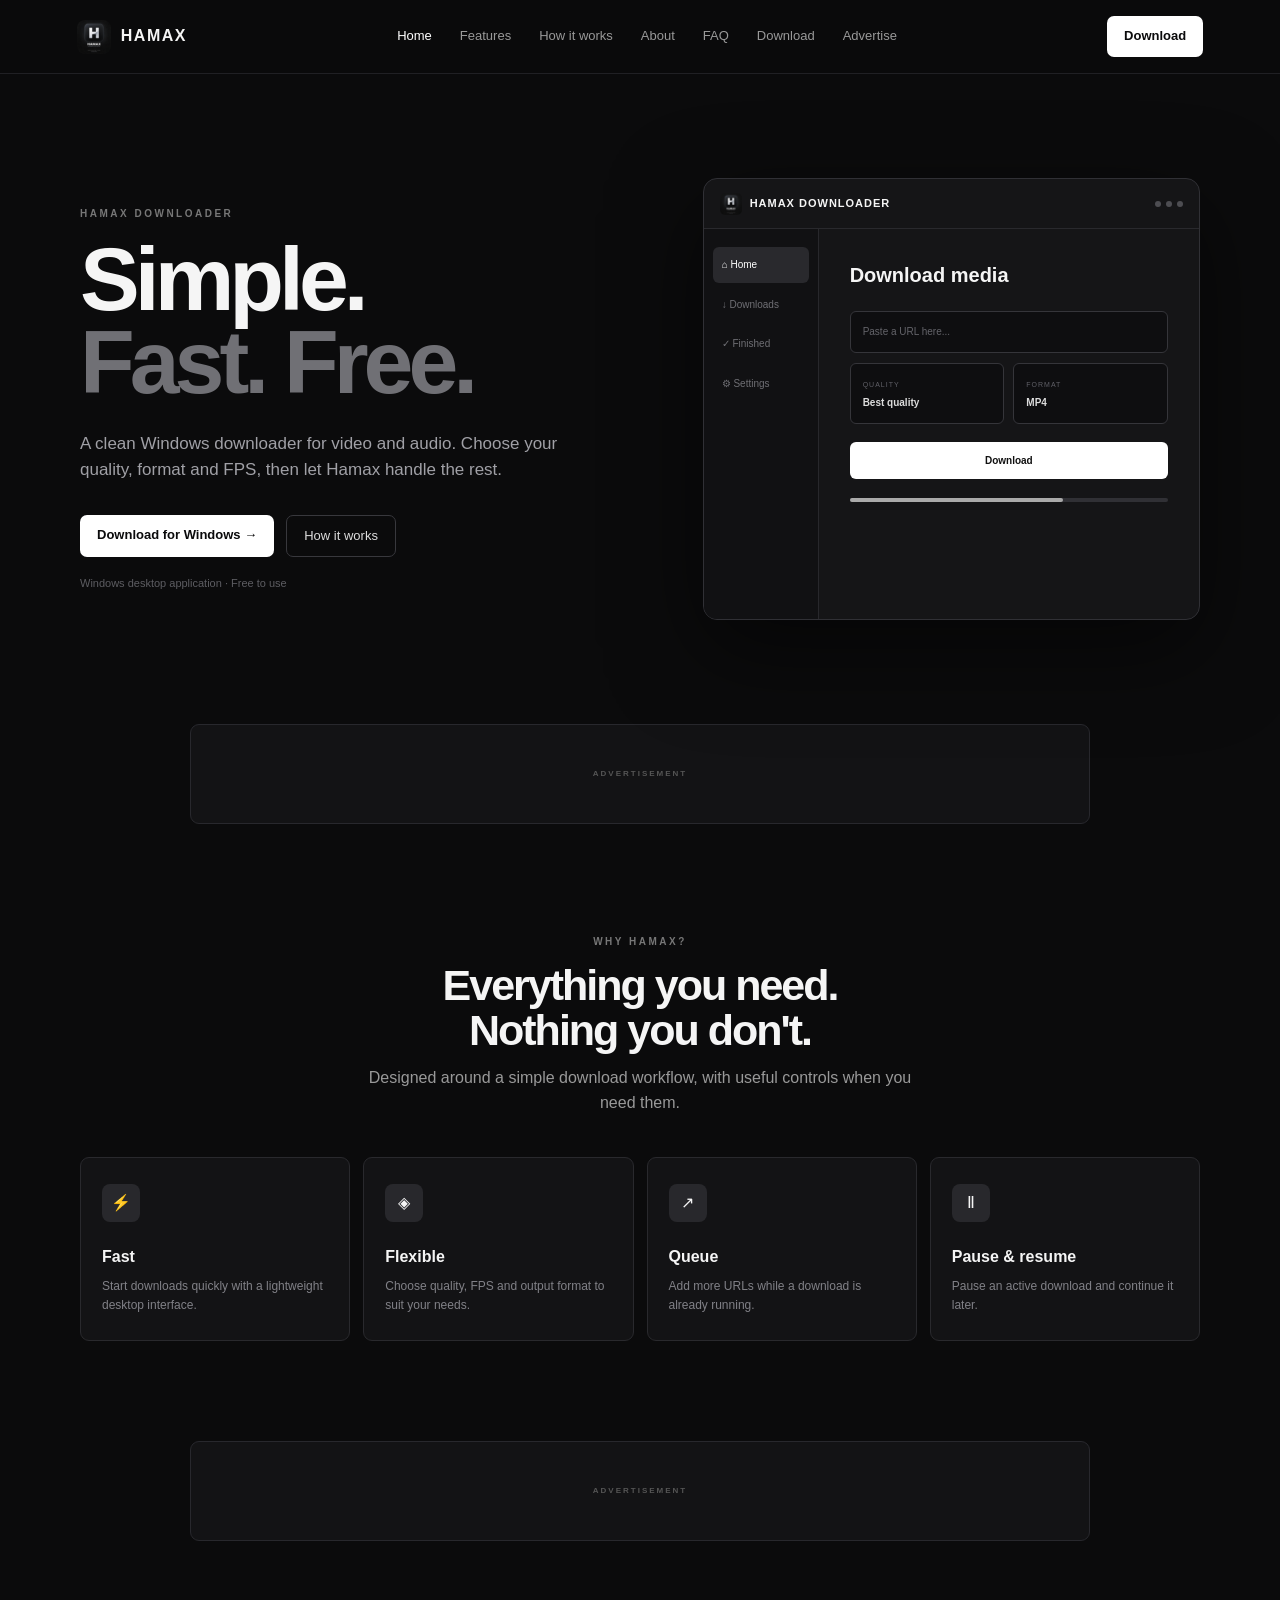
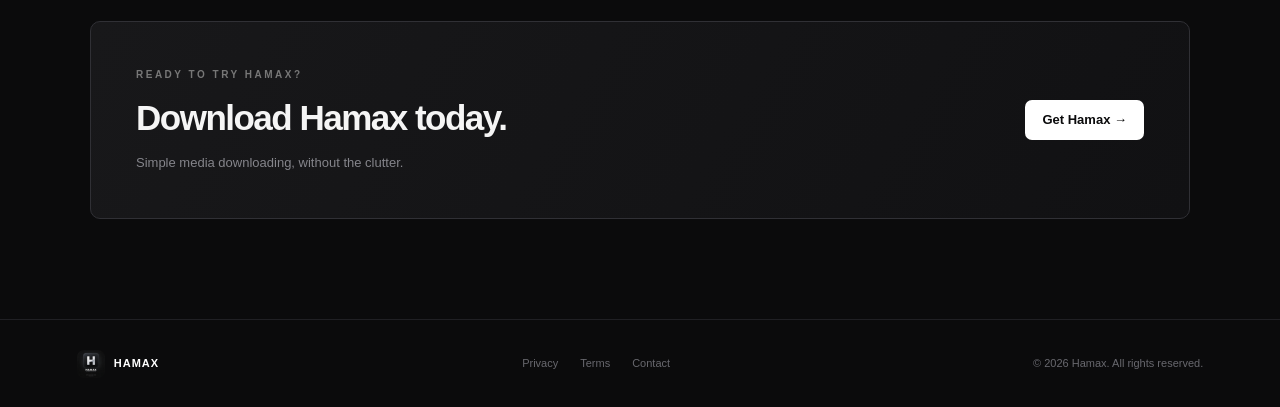
<file: index.html>
<!doctype html>
<html lang="en">
<head>
<meta charset="utf-8">
<meta name="viewport" content="width=device-width,initial-scale=1">

<title>Hamax Downloader — Free Video & Audio Downloader for Windows</title>

<meta name="description" content="Hamax Downloader is a free Windows video and audio downloader. Choose quality, format and FPS, manage downloads with a queue, and download media with a simple interface.">

<link rel="canonical" href="https://drmuhammed.github.io/Hamax/">

<link rel="icon" href="hamax-icon.png">
<link rel="stylesheet" href="style.css">

<script async src="https://pagead2.googlesyndication.com/pagead/js/adsbygoogle.js?client=ca-pub-3201957532693982" crossorigin="anonymous"></script>
</head>

<body>

<header class="navbar">

<a class="brand" href="index.html">
<img src="hamax-icon.png" alt="Hamax">
<span>HAMAX</span>
</a>

<nav>
<a href="index.html">Home</a>
<a href="features.html">Features</a>
<a href="how-it-works.html">How it works</a>
<a href="about.html">About</a>
<a href="faq.html">FAQ</a>
<a href="download.html">Download</a>
<a href="advertise.html">Advertise</a>
</nav>

<a class="nav-cta" href="download.html">Download</a>

</header>

<main>

<section class="hero">

<div>

<div class="kicker">HAMAX DOWNLOADER</div>

<h1>
Simple.<br>
<em>Fast. Free.</em>
</h1>

<p class="lead">
A clean Windows downloader for video and audio. Choose your quality, format and FPS, then let Hamax handle the rest.
</p>

<div class="actions">

<a class="primary" href="download.html">
Download for Windows →
</a>

<a class="secondary" href="how-it-works.html">
How it works
</a>

</div>

<div class="note">
Windows desktop application · Free to use
</div>

</div>

<div class="product-preview">

<div class="preview-top">

<div class="preview-brand">
<img src="hamax-icon.png" alt="">
HAMAX DOWNLOADER
</div>

<div class="dots">
<i></i>
<i></i>
<i></i>
</div>

</div>

<div class="preview-body">

<div class="preview-side">

<div class="pnav active">
⌂ <span>Home</span>
</div>

<div class="pnav">
↓ <span>Downloads</span>
</div>

<div class="pnav">
✓ <span>Finished</span>
</div>

<div class="pnav">
⚙ <span>Settings</span>
</div>

</div>

<div class="preview-content">

<h3>Download media</h3>

<div class="fake-input">
Paste a URL here...
</div>

<div class="fake-row">

<div class="fake-select">
<small>QUALITY</small>
<strong>Best quality</strong>
</div>

<div class="fake-select">
<small>FORMAT</small>
<strong>MP4</strong>
</div>

</div>

<div class="fake-button">
Download
</div>

<div class="progress">
<span></span>
</div>

</div>

</div>

</div>

</section>

<div class="ad">

<strong>ADVERTISEMENT</strong>

<script>
  atOptions = {
    'key' : '586d0c1e15835ad520b7a936d45fc69b',
    'format' : 'iframe',
    'height' : 90,
    'width' : 728,
    'params' : {}
  };
</script>

<script src="https://www.highrevenueformat.com/586d0c1e15835ad520b7a936d45fc69b/invoke.js"></script>

</div>

<section class="section">

<div class="center">

<div class="kicker">WHY HAMAX?</div>

<h2>
Everything you need.<br>
Nothing you don't.
</h2>

<p>
Designed around a simple download workflow, with useful controls when you need them.
</p>

</div>

<div class="grid">

<article class="card">

<div class="iconbox">⚡</div>

<h3>Fast</h3>

<p>
Start downloads quickly with a lightweight desktop interface.
</p>

</article>

<article class="card">

<div class="iconbox">◈</div>

<h3>Flexible</h3>

<p>
Choose quality, FPS and output format to suit your needs.
</p>

</article>

<article class="card">

<div class="iconbox">↗</div>

<h3>Queue</h3>

<p>
Add more URLs while a download is already running.
</p>

</article>

<article class="card">

<div class="iconbox">Ⅱ</div>

<h3>Pause & resume</h3>

<p>
Pause an active download and continue it later.
</p>

</article>

</div>

</section>

<div class="ad">

<strong>ADVERTISEMENT</strong>

<script>
  atOptions = {
    'key' : '586d0c1e15835ad520b7a936d45fc69b',
    'format' : 'iframe',
    'height' : 90,
    'width' : 728,
    'params' : {}
  };
</script>

<script src="https://www.highrevenueformat.com/586d0c1e15835ad520b7a936d45fc69b/invoke.js"></script>

</div>

<section class="cta">

<div>

<div class="kicker">
READY TO TRY HAMAX?
</div>

<h2>
Download Hamax today.
</h2>

<p>
Simple media downloading, without the clutter.
</p>

</div>

<a class="primary" href="download.html">
Get Hamax →
</a>

</section>

</main>

<footer>

<div class="footer-brand">

<img src="hamax-icon.png" alt="Hamax">

HAMAX

</div>

<div class="footer-links">

<a href="privacy.html">Privacy</a>
<a href="terms.html">Terms</a>
<a href="contact.html">Contact</a>

</div>

<div>
© 2026 Hamax. All rights reserved.
</div>

</footer>

<script src="script.js"></script>

</body>
</html>
</file>
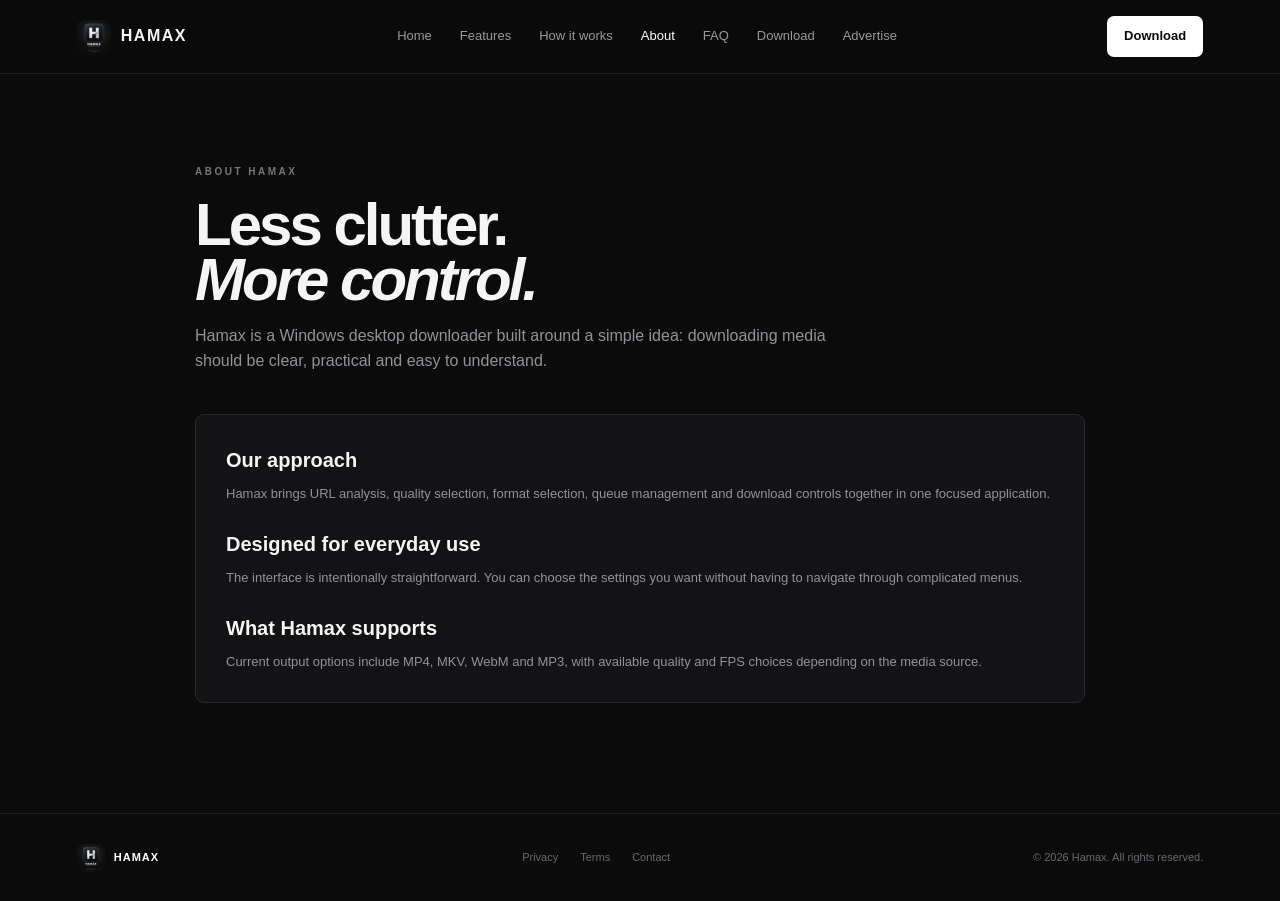
<file: about.html>
<!doctype html><html lang="en"><head><meta charset="utf-8"><meta name="viewport" content="width=device-width,initial-scale=1"><title>About Hamax</title><link rel="icon" href="hamax-icon.png"><link rel="stylesheet" href="style.css"><script async src="https://pagead2.googlesyndication.com/pagead/js/adsbygoogle.js?client=ca-pub-3201957532693982" crossorigin="anonymous"></script></head><body><header class="navbar">
<a class="brand" href="index.html"><img src="hamax-icon.png" alt="Hamax"><span>HAMAX</span></a>
<nav><a href="index.html">Home</a><a href="features.html">Features</a><a href="how-it-works.html">How it works</a><a href="about.html">About</a><a href="faq.html">FAQ</a><a href="download.html">Download</a><a href="advertise.html">Advertise</a></nav>
<a class="nav-cta" href="download.html">Download</a>
</header><main><section class="page"><div class="kicker">ABOUT HAMAX</div><h1>Less clutter.<br><em>More control.</em></h1><p class="page-intro">Hamax is a Windows desktop downloader built around a simple idea: downloading media should be clear, practical and easy to understand.</p><div class="legal"><h2>Our approach</h2><p>Hamax brings URL analysis, quality selection, format selection, queue management and download controls together in one focused application.</p><h2>Designed for everyday use</h2><p>The interface is intentionally straightforward. You can choose the settings you want without having to navigate through complicated menus.</p><h2>What Hamax supports</h2><p>Current output options include MP4, MKV, WebM and MP3, with available quality and FPS choices depending on the media source.</p></div></section></main><footer><div class="footer-brand"><img src="hamax-icon.png" alt="Hamax"> HAMAX</div><div class="footer-links"><a href="privacy.html">Privacy</a><a href="terms.html">Terms</a><a href="contact.html">Contact</a></div><div>© 2026 Hamax. All rights reserved.</div></footer><script src="script.js"></script></body></html>
</file>
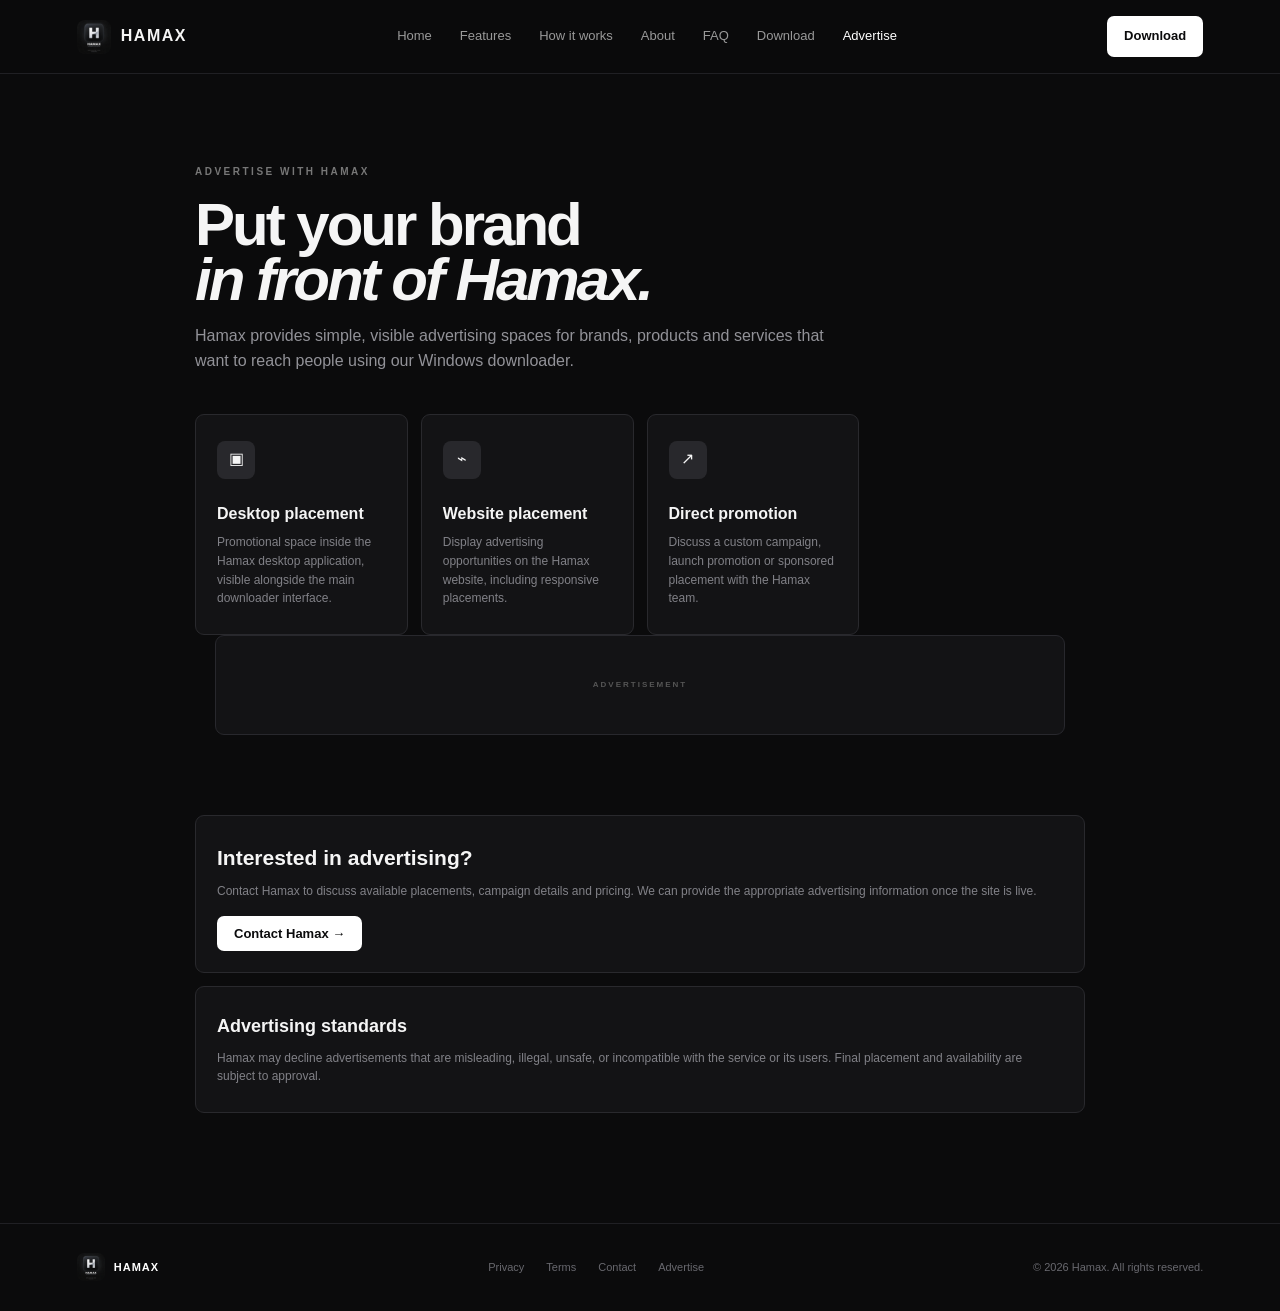
<file: advertise.html>
<!doctype html>
<html lang="en">
<head>
<meta charset="utf-8">
<meta name="viewport" content="width=device-width,initial-scale=1">
<title>Advertise with Hamax</title>
<meta name="description" content="Advertise your brand, product or service to Hamax users.">
<link rel="icon" href="hamax-icon.png">
<link rel="stylesheet" href="style.css">
<script async src="https://pagead2.googlesyndication.com/pagead/js/adsbygoogle.js?client=ca-pub-3201957532693982" crossorigin="anonymous"></script>
</head>
<body>
<header class="navbar">
<a class="brand" href="index.html"><img src="hamax-icon.png" alt="Hamax"><span>HAMAX</span></a>
<nav><a href="index.html">Home</a><a href="features.html">Features</a><a href="how-it-works.html">How it works</a><a href="about.html">About</a><a href="faq.html">FAQ</a><a href="download.html">Download</a><a href="advertise.html">Advertise</a></nav>
<a class="nav-cta" href="download.html">Download</a>
</header>

<main>
<section class="page">
<div class="kicker">ADVERTISE WITH HAMAX</div>
<h1>Put your brand<br><em>in front of Hamax.</em></h1>
<p class="page-intro">Hamax provides simple, visible advertising spaces for brands, products and services that want to reach people using our Windows downloader.</p>

<div class="grid" style="margin-top:35px">
<article class="card">
<div class="iconbox">▣</div>
<h3>Desktop placement</h3>
<p>Promotional space inside the Hamax desktop application, visible alongside the main downloader interface.</p>
</article>
<article class="card">
<div class="iconbox">⌁</div>
<h3>Website placement</h3>
<p>Display advertising opportunities on the Hamax website, including responsive placements.</p>
</article>
<article class="card">
<div class="iconbox">↗</div>
<h3>Direct promotion</h3>
<p>Discuss a custom campaign, launch promotion or sponsored placement with the Hamax team.</p>
</article>
</div>

<div class="ad">
    <strong>ADVERTISEMENT</strong>

    <script>
      atOptions = {
        'key' : '586d0c1e15835ad520b7a936d45fc69b',
        'format' : 'iframe',
        'height' : 90,
        'width' : 728,
        'params' : {}
      };
    </script>

    <script src="https://www.highrevenueformat.com/586d0c1e15835ad520b7a936d45fc69b/invoke.js"></script>
</div>

<div class="card" style="margin-top:30px">
<h3 style="font-size:21px">Interested in advertising?</h3>
<p style="margin:8px 0 20px">Contact Hamax to discuss available placements, campaign details and pricing. We can provide the appropriate advertising information once the site is live.</p>
<a class="primary" href="contact.html">Contact Hamax →</a>
</div>

<div class="card" style="margin-top:13px">
<h3 style="font-size:18px">Advertising standards</h3>
<p style="margin-top:8px">Hamax may decline advertisements that are misleading, illegal, unsafe, or incompatible with the service or its users. Final placement and availability are subject to approval.</p>
</div>
</section>
</main>

<footer>
<div class="footer-brand"><img src="hamax-icon.png" alt="Hamax"> HAMAX</div>
<div class="footer-links"><a href="privacy.html">Privacy</a><a href="terms.html">Terms</a><a href="contact.html">Contact</a><a href="advertise.html">Advertise</a></div>
<div>© 2026 Hamax. All rights reserved.</div>
</footer>
<script src="script.js"></script>
</body>
</html>
</file>
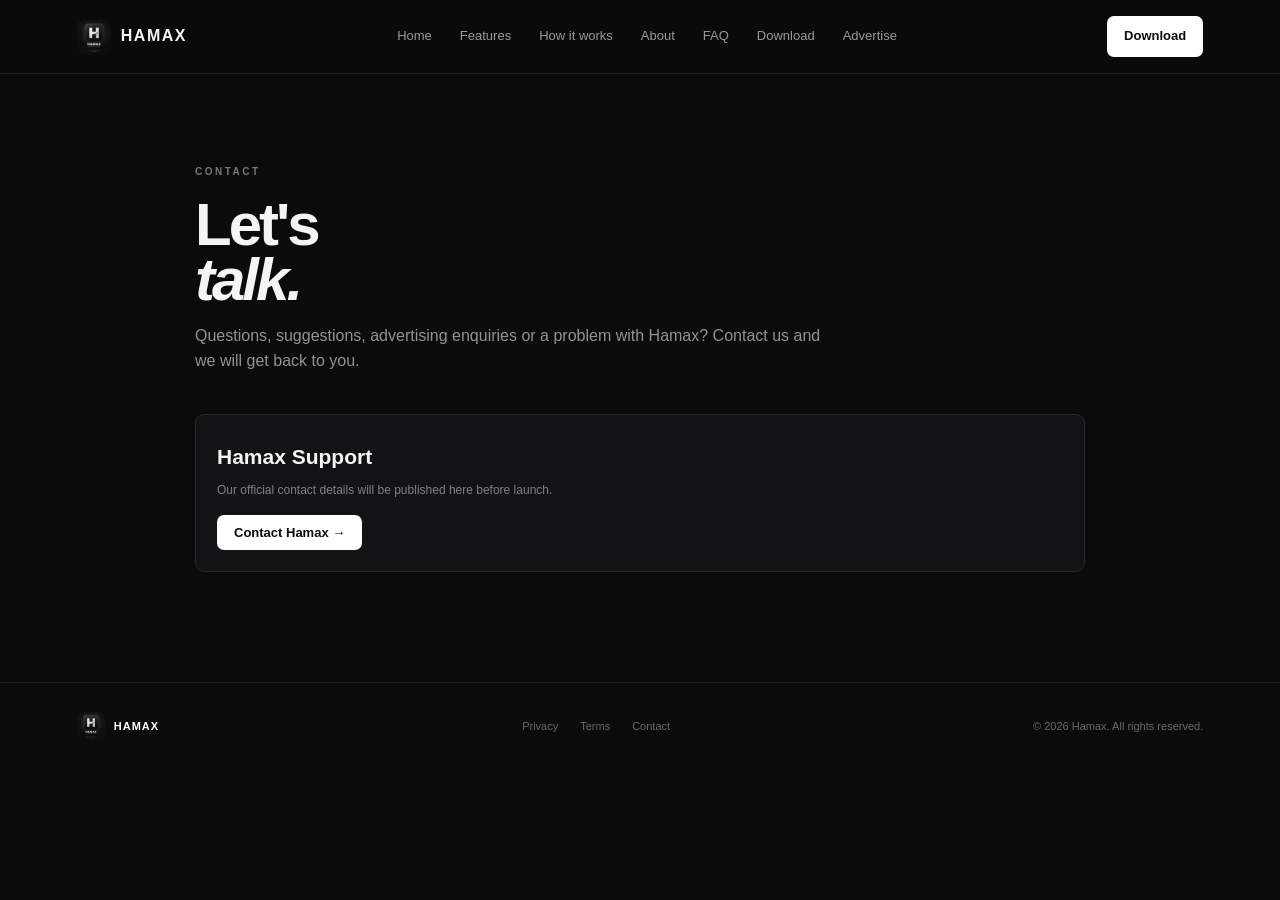
<file: contact.html>
<!doctype html><html lang="en"><head><meta charset="utf-8"><meta name="viewport" content="width=device-width,initial-scale=1"><title>Contact Hamax</title><link rel="icon" href="hamax-icon.png"><link rel="stylesheet" href="style.css"><script async src="https://pagead2.googlesyndication.com/pagead/js/adsbygoogle.js?client=ca-pub-3201957532693982" crossorigin="anonymous"></script></head><body><header class="navbar">
<a class="brand" href="index.html"><img src="hamax-icon.png" alt="Hamax"><span>HAMAX</span></a>
<nav><a href="index.html">Home</a><a href="features.html">Features</a><a href="how-it-works.html">How it works</a><a href="about.html">About</a><a href="faq.html">FAQ</a><a href="download.html">Download</a><a href="advertise.html">Advertise</a></nav>
<a class="nav-cta" href="download.html">Download</a>
</header><main><section class="page"><div class="kicker">CONTACT</div><h1>Let's<br><em>talk.</em></h1><p class="page-intro">Questions, suggestions, advertising enquiries or a problem with Hamax? Contact us and we will get back to you.</p><div class="card"><h3 style="font-size:21px">Hamax Support</h3><p style="margin:8px 0 20px">Our official contact details will be published here before launch.</p><a class="primary" href="mailto:">Contact Hamax →</a></div></section></main><footer><div class="footer-brand"><img src="hamax-icon.png" alt="Hamax"> HAMAX</div><div class="footer-links"><a href="privacy.html">Privacy</a><a href="terms.html">Terms</a><a href="contact.html">Contact</a></div><div>© 2026 Hamax. All rights reserved.</div></footer></body></html>
</file>
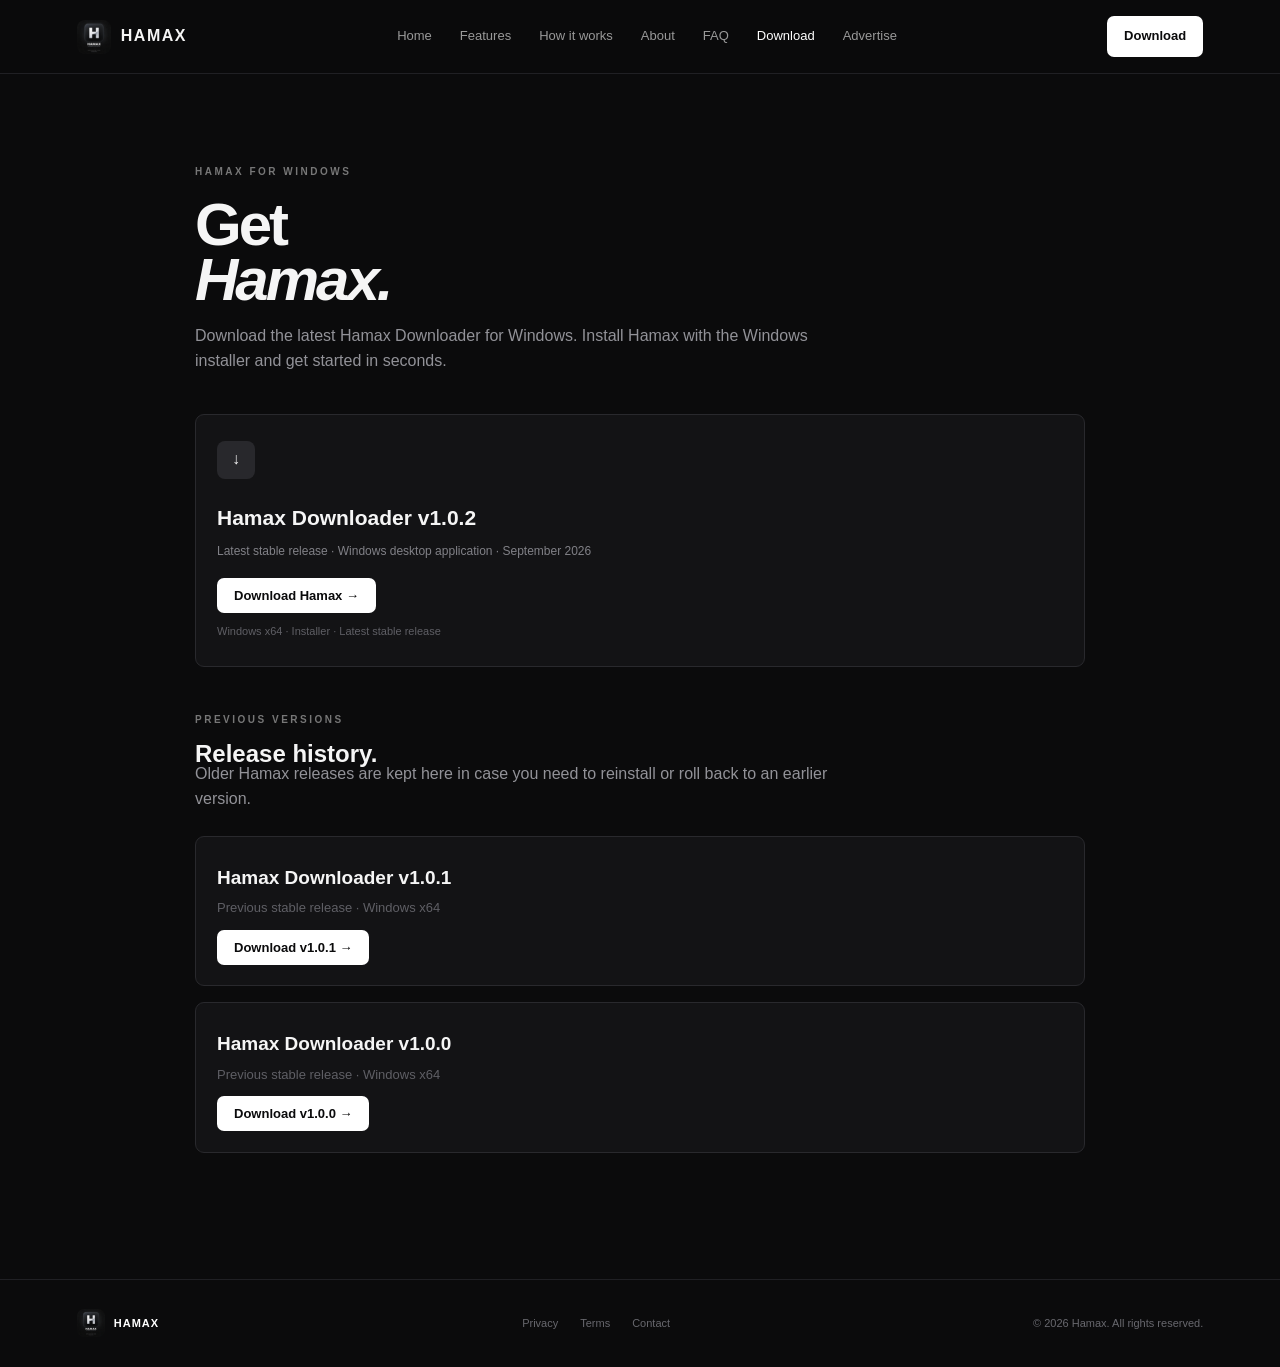
<file: download.html>
<!doctype html>
<html lang="en">
<head>
<meta charset="utf-8">
<meta name="viewport" content="width=device-width,initial-scale=1">

<title>Download Hamax</title>

<link rel="icon" href="hamax-icon.png">
<link rel="stylesheet" href="style.css">

<script async
    src="https://pagead2.googlesyndication.com/pagead/js/adsbygoogle.js?client=ca-pub-3201957532693982"
    crossorigin="anonymous">
</script>

</head>

<body>

<header class="navbar">

<a class="brand" href="index.html">
    <img src="hamax-icon.png" alt="Hamax">
    <span>HAMAX</span>
</a>

<nav>
    <a href="index.html">Home</a>
    <a href="features.html">Features</a>
    <a href="how-it-works.html">How it works</a>
    <a href="about.html">About</a>
    <a href="faq.html">FAQ</a>
    <a href="download.html">Download</a>
    <a href="advertise.html">Advertise</a>
</nav>

<a class="nav-cta" href="download.html">
    Download
</a>

</header>


<main>

<section class="page">

<div class="kicker">
    HAMAX FOR WINDOWS
</div>


<h1>
    Get<br><em>Hamax.</em>
</h1>


<p class="page-intro">
    Download the latest Hamax Downloader for Windows.
    Install Hamax with the Windows installer and get started in seconds.
</p>



<!-- =========================================================
     LATEST VERSION
     ========================================================= -->

<div class="card">

<div class="iconbox">
    ↓
</div>


<h3 style="font-size:21px">
    Hamax Downloader v1.0.2
</h3>


<p style="margin:8px 0 22px">
    Latest stable release · Windows desktop application · September 2026
</p>


<a
    class="primary"
    href="https://github.com/drmuhammed/Hamax/releases/download/v1.0.2/Hamax-Downloader-v1.0.2-Setup.exe"
>
    Download Hamax →
</a>


<p style="margin-top:15px;color:#5f5f65;font-size:11px">
    Windows x64 · Installer · Latest stable release
</p>

</div>



<!-- =========================================================
     PREVIOUS VERSIONS
     ========================================================= -->

<div style="margin-top:45px">

<div class="kicker">
    PREVIOUS VERSIONS
</div>


<h2 style="margin-top:8px">
    Release history.
</h2>


<p class="page-intro" style="margin-bottom:24px">
    Older Hamax releases are kept here in case you need to reinstall
    or roll back to an earlier version.
</p>



<!-- VERSION 1.0.1 -->

<div class="card" style="margin-bottom:16px">

<h3 style="font-size:19px;margin-bottom:6px">
    Hamax Downloader v1.0.1
</h3>


<p style="margin:0 0 16px;color:#5f5f65;font-size:13px">
    Previous stable release · Windows x64
</p>


<a
    class="primary"
    href="https://github.com/drmuhammed/Hamax/releases/download/v1.0.1/Hamax-Downloader-v1.0.1-Windows-x64.zip"
>
    Download v1.0.1 →
</a>

</div>



<!-- VERSION 1.0.0 -->

<div class="card" style="margin-bottom:16px">

<h3 style="font-size:19px;margin-bottom:6px">
    Hamax Downloader v1.0.0
</h3>


<p style="margin:0 0 16px;color:#5f5f65;font-size:13px">
    Previous stable release · Windows x64
</p>


<a
    class="primary"
    href="https://github.com/drmuhammed/Hamax/releases/download/v1.0.0/Hamax-Downloader-v1.0.0-Windows-x64.zip"
>
    Download v1.0.0 →
</a>

</div>


</div>

</section>

</main>



<!-- =========================================================
     FOOTER
     ========================================================= -->

<footer>

<div class="footer-brand">
    <img src="hamax-icon.png" alt="Hamax">
    HAMAX
</div>


<div class="footer-links">
    <a href="privacy.html">Privacy</a>
    <a href="terms.html">Terms</a>
    <a href="contact.html">Contact</a>
</div>


<div>
    © 2026 Hamax. All rights reserved.
</div>

</footer>



<!-- =========================================================
     PAGE SCRIPT
     ========================================================= -->

<script>

document.addEventListener("DOMContentLoaded", () => {

    const page =
        location.pathname.split("/").pop() || "index.html";


    document.querySelectorAll("nav a").forEach(a => {

        a.classList.toggle(
            "active",
            a.getAttribute("href") === page
        );

    });

});

</script>


</body>
</html>
</file>
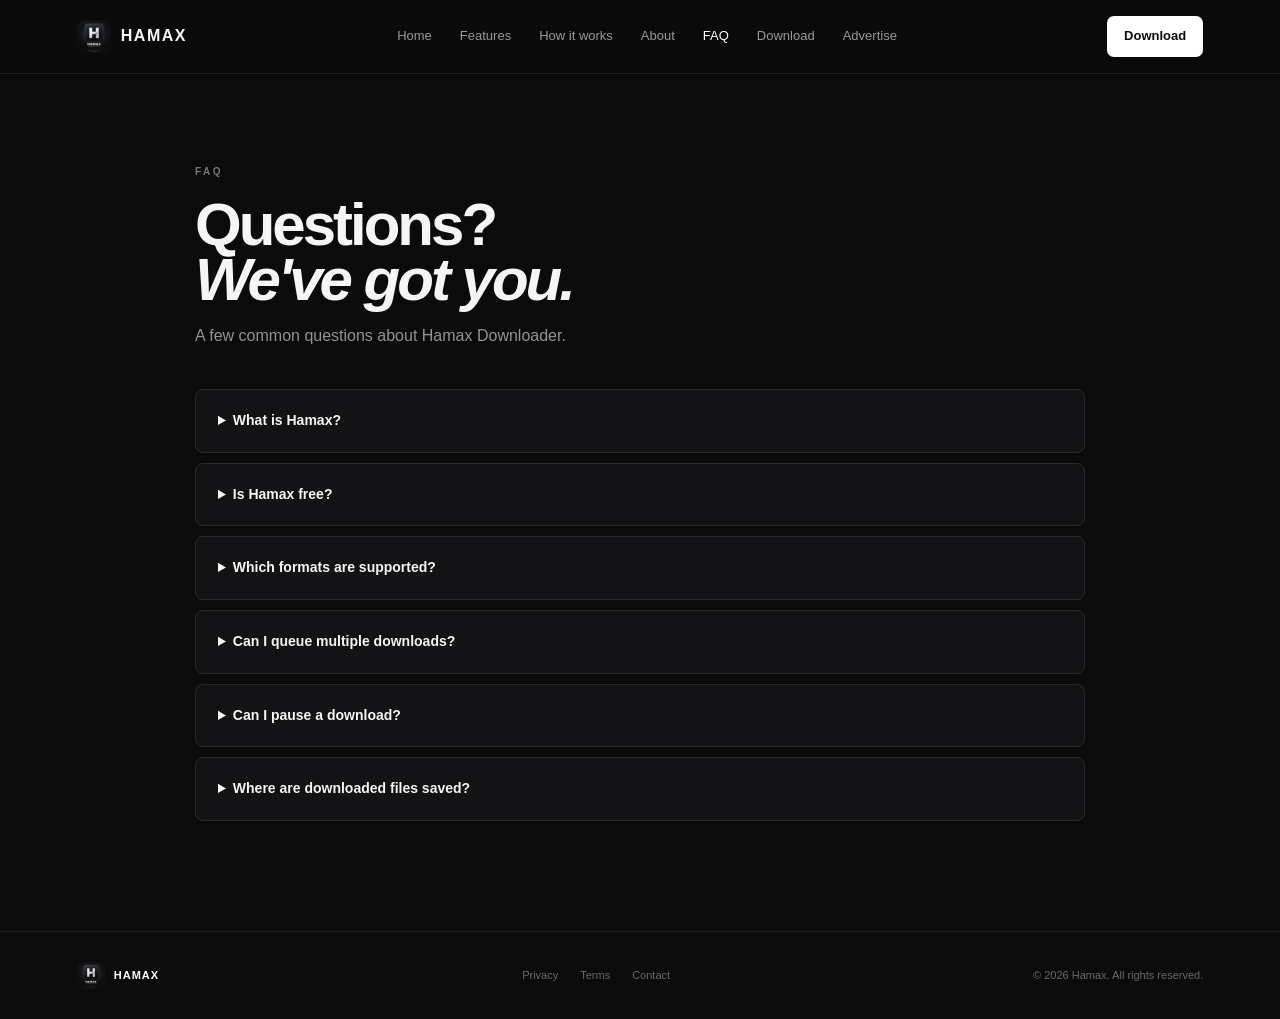
<file: faq.html>
<!doctype html><html lang="en"><head><meta charset="utf-8"><meta name="viewport" content="width=device-width,initial-scale=1"><title>Hamax — FAQ</title><link rel="icon" href="hamax-icon.png"><link rel="stylesheet" href="style.css"><script async src="https://pagead2.googlesyndication.com/pagead/js/adsbygoogle.js?client=ca-pub-3201957532693982" crossorigin="anonymous"></script></head><body><header class="navbar">
<a class="brand" href="index.html"><img src="hamax-icon.png" alt="Hamax"><span>HAMAX</span></a>
<nav><a href="index.html">Home</a><a href="features.html">Features</a><a href="how-it-works.html">How it works</a><a href="about.html">About</a><a href="faq.html">FAQ</a><a href="download.html">Download</a><a href="advertise.html">Advertise</a></nav>
<a class="nav-cta" href="download.html">Download</a>
</header><main><section class="page"><div class="kicker">FAQ</div><h1>Questions?<br><em>We've got you.</em></h1><p class="page-intro">A few common questions about Hamax Downloader.</p><div class="faqs"><details><summary>What is Hamax?</summary><p>Hamax is a Windows desktop application designed to make media downloading simple and straightforward.</p></details><details><summary>Is Hamax free?</summary><p>The Hamax application is designed to be free to use.</p></details><details><summary>Which formats are supported?</summary><p>Hamax currently supports MP4, MKV, WebM and MP3 output options.</p></details><details><summary>Can I queue multiple downloads?</summary><p>Yes. You can add additional URLs while another download is running.</p></details><details><summary>Can I pause a download?</summary><p>Yes. Hamax supports pausing and resuming an active download.</p></details><details><summary>Where are downloaded files saved?</summary><p>You can choose your preferred save location in the application.</p></details></div></section></main><footer><div class="footer-brand"><img src="hamax-icon.png" alt="Hamax"> HAMAX</div><div class="footer-links"><a href="privacy.html">Privacy</a><a href="terms.html">Terms</a><a href="contact.html">Contact</a></div><div>© 2026 Hamax. All rights reserved.</div></footer><script src="script.js"></script></body></html>
</file>
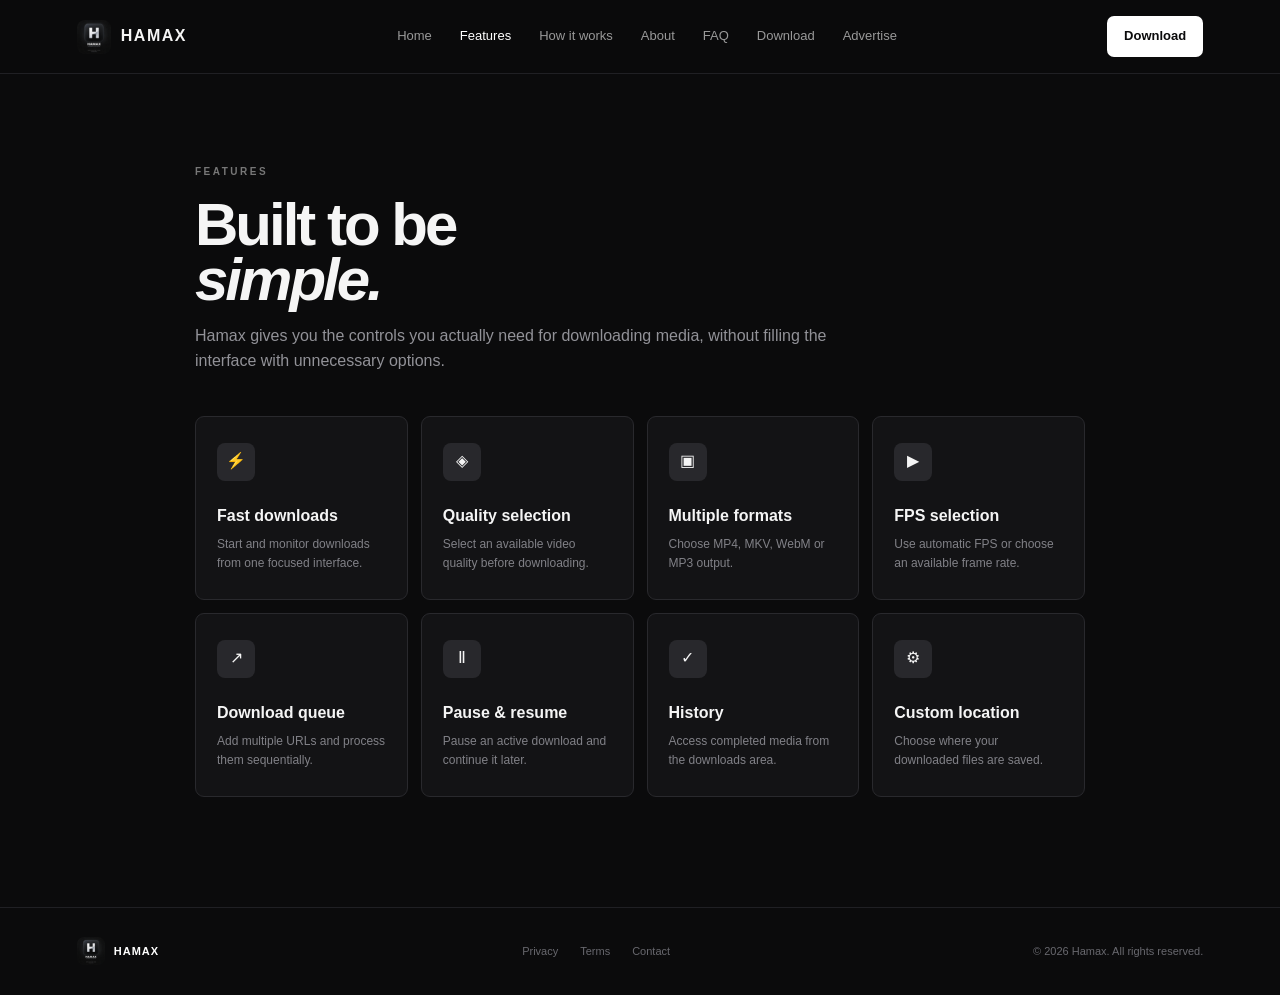
<file: features.html>
<!doctype html><html lang="en"><head><meta charset="utf-8"><meta name="viewport" content="width=device-width,initial-scale=1"><title>Hamax — Features</title><link rel="icon" href="hamax-icon.png"><link rel="stylesheet" href="style.css"><script async src="https://pagead2.googlesyndication.com/pagead/js/adsbygoogle.js?client=ca-pub-3201957532693982" crossorigin="anonymous"></script></head><body><header class="navbar">
<a class="brand" href="index.html"><img src="hamax-icon.png" alt="Hamax"><span>HAMAX</span></a>
<nav><a href="index.html">Home</a><a href="features.html">Features</a><a href="how-it-works.html">How it works</a><a href="about.html">About</a><a href="faq.html">FAQ</a><a href="download.html">Download</a><a href="advertise.html">Advertise</a></nav>
<a class="nav-cta" href="download.html">Download</a>
</header><main><section class="page"><div class="kicker">FEATURES</div><h1>Built to be<br><em>simple.</em></h1><p class="page-intro">Hamax gives you the controls you actually need for downloading media, without filling the interface with unnecessary options.</p><div class="grid">
<article class="card"><div class="iconbox">⚡</div><h3>Fast downloads</h3><p>Start and monitor downloads from one focused interface.</p></article><article class="card"><div class="iconbox">◈</div><h3>Quality selection</h3><p>Select an available video quality before downloading.</p></article><article class="card"><div class="iconbox">▣</div><h3>Multiple formats</h3><p>Choose MP4, MKV, WebM or MP3 output.</p></article><article class="card"><div class="iconbox">▶</div><h3>FPS selection</h3><p>Use automatic FPS or choose an available frame rate.</p></article><article class="card"><div class="iconbox">↗</div><h3>Download queue</h3><p>Add multiple URLs and process them sequentially.</p></article><article class="card"><div class="iconbox">Ⅱ</div><h3>Pause & resume</h3><p>Pause an active download and continue it later.</p></article><article class="card"><div class="iconbox">✓</div><h3>History</h3><p>Access completed media from the downloads area.</p></article><article class="card"><div class="iconbox">⚙</div><h3>Custom location</h3><p>Choose where your downloaded files are saved.</p></article></div></section></main><footer><div class="footer-brand"><img src="hamax-icon.png" alt="Hamax"> HAMAX</div><div class="footer-links"><a href="privacy.html">Privacy</a><a href="terms.html">Terms</a><a href="contact.html">Contact</a></div><div>© 2026 Hamax. All rights reserved.</div></footer><script src="script.js"></script></body></html>
</file>
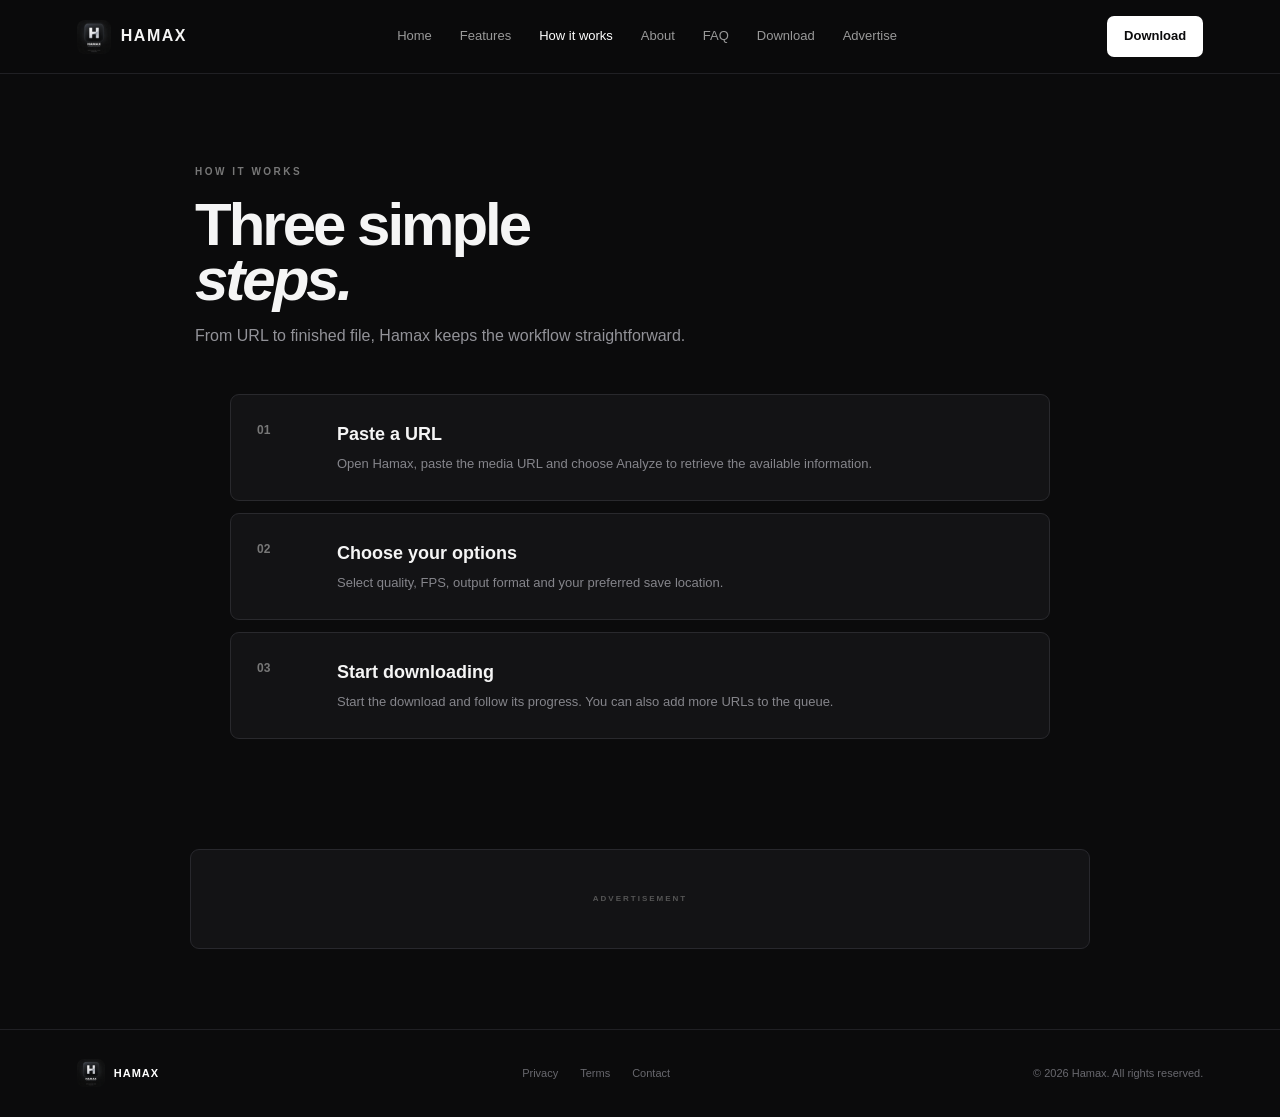
<file: how-it-works.html>
<!doctype html>
<html lang="en">

<head>
    <meta charset="utf-8">
    <meta name="viewport" content="width=device-width,initial-scale=1">

    <title>Hamax — How It Works</title>

    <link rel="icon" href="hamax-icon.png">
    <link rel="stylesheet" href="style.css">

    <script async
        src="https://pagead2.googlesyndication.com/pagead/js/adsbygoogle.js?client=ca-pub-3201957532693982"
        crossorigin="anonymous"></script>
</head>

<body>

<header class="navbar">

    <a class="brand" href="index.html">
        <img src="hamax-icon.png" alt="Hamax">
        <span>HAMAX</span>
    </a>

    <nav>
        <a href="index.html">Home</a>
        <a href="features.html">Features</a>
        <a href="how-it-works.html">How it works</a>
        <a href="about.html">About</a>
        <a href="faq.html">FAQ</a>
        <a href="download.html">Download</a>
        <a href="advertise.html">Advertise</a>
    </nav>

    <a class="nav-cta" href="download.html">Download</a>

</header>

<main>

    <section class="page">

        <div class="kicker">HOW IT WORKS</div>

        <h1>
            Three simple<br>
            <em>steps.</em>
        </h1>

        <p class="page-intro">
            From URL to finished file, Hamax keeps the workflow straightforward.
        </p>

        <div class="steps">

            <article class="step">

                <div class="num">01</div>

                <div>
                    <h3>Paste a URL</h3>

                    <p>
                        Open Hamax, paste the media URL and choose Analyze to retrieve the available information.
                    </p>
                </div>

            </article>

            <article class="step">

                <div class="num">02</div>

                <div>
                    <h3>Choose your options</h3>

                    <p>
                        Select quality, FPS, output format and your preferred save location.
                    </p>
                </div>

            </article>

            <article class="step">

                <div class="num">03</div>

                <div>
                    <h3>Start downloading</h3>

                    <p>
                        Start the download and follow its progress. You can also add more URLs to the queue.
                    </p>
                </div>

            </article>

        </div>

    </section>

    <!-- ADSTERRA 728x90 ADVERTISEMENT -->

    <div class="ad">

        <strong>ADVERTISEMENT</strong>

        <script>
            atOptions = {
                'key': '586d0c1e15835ad520b7a936d45fc69b',
                'format': 'iframe',
                'height': 90,
                'width': 728,
                'params': {}
            };
        </script>

        <script src="https://www.highrevenueformat.com/586d0c1e15835ad520b7a936d45fc69b/invoke.js"></script>

    </div>

</main>

<footer>

    <div class="footer-brand">
        <img src="hamax-icon.png" alt="Hamax">
        HAMAX
    </div>

    <div class="footer-links">
        <a href="privacy.html">Privacy</a>
        <a href="terms.html">Terms</a>
        <a href="contact.html">Contact</a>
    </div>

    <div>
        © 2026 Hamax. All rights reserved.
    </div>

</footer>

<script src="script.js"></script>

</body>

</html>
</file>
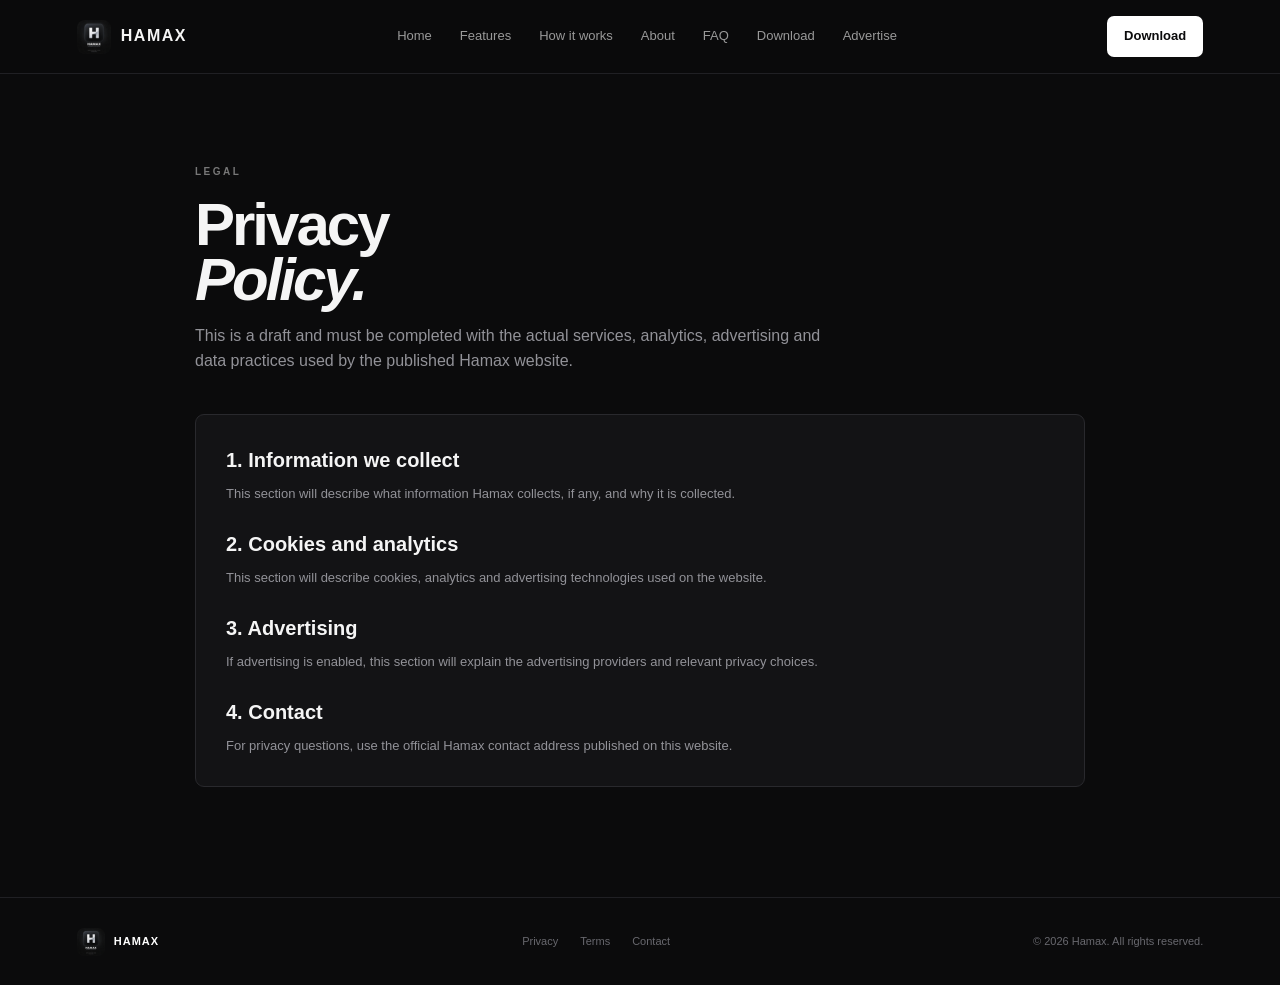
<file: privacy.html>
<!doctype html><html lang="en"><head><meta charset="utf-8"><meta name="viewport" content="width=device-width,initial-scale=1"><title>Hamax — Privacy Policy</title><link rel="icon" href="hamax-icon.png"><link rel="stylesheet" href="style.css"><script async src="https://pagead2.googlesyndication.com/pagead/js/adsbygoogle.js?client=ca-pub-3201957532693982" crossorigin="anonymous"></script></head><body><header class="navbar">
<a class="brand" href="index.html"><img src="hamax-icon.png" alt="Hamax"><span>HAMAX</span></a>
<nav><a href="index.html">Home</a><a href="features.html">Features</a><a href="how-it-works.html">How it works</a><a href="about.html">About</a><a href="faq.html">FAQ</a><a href="download.html">Download</a><a href="advertise.html">Advertise</a></nav>
<a class="nav-cta" href="download.html">Download</a>
</header><main><section class="page"><div class="kicker">LEGAL</div><h1>Privacy<br><em>Policy.</em></h1><p class="page-intro">This is a draft and must be completed with the actual services, analytics, advertising and data practices used by the published Hamax website.</p><div class="legal"><h2>1. Information we collect</h2><p>This section will describe what information Hamax collects, if any, and why it is collected.</p><h2>2. Cookies and analytics</h2><p>This section will describe cookies, analytics and advertising technologies used on the website.</p><h2>3. Advertising</h2><p>If advertising is enabled, this section will explain the advertising providers and relevant privacy choices.</p><h2>4. Contact</h2><p>For privacy questions, use the official Hamax contact address published on this website.</p></div></section></main><footer><div class="footer-brand"><img src="hamax-icon.png" alt="Hamax"> HAMAX</div><div class="footer-links"><a href="privacy.html">Privacy</a><a href="terms.html">Terms</a><a href="contact.html">Contact</a></div><div>© 2026 Hamax. All rights reserved.</div></footer></body></html>
</file>
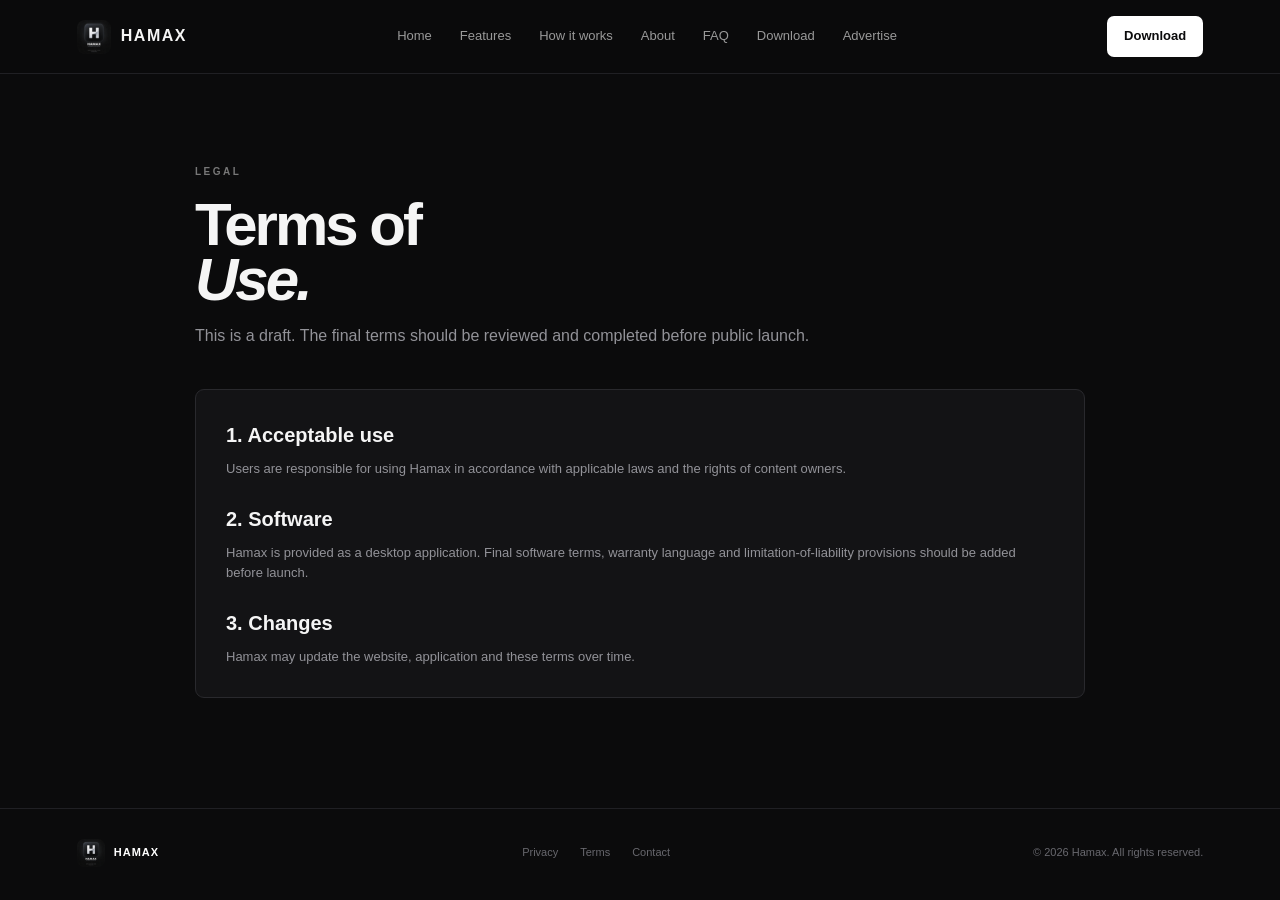
<file: terms.html>
<!doctype html><html lang="en"><head><meta charset="utf-8"><meta name="viewport" content="width=device-width,initial-scale=1"><title>Hamax — Terms</title><link rel="icon" href="hamax-icon.png"><link rel="stylesheet" href="style.css"><script async src="https://pagead2.googlesyndication.com/pagead/js/adsbygoogle.js?client=ca-pub-3201957532693982" crossorigin="anonymous"></script></head><body><header class="navbar">
<a class="brand" href="index.html"><img src="hamax-icon.png" alt="Hamax"><span>HAMAX</span></a>
<nav><a href="index.html">Home</a><a href="features.html">Features</a><a href="how-it-works.html">How it works</a><a href="about.html">About</a><a href="faq.html">FAQ</a><a href="download.html">Download</a><a href="advertise.html">Advertise</a></nav>
<a class="nav-cta" href="download.html">Download</a>
</header><main><section class="page"><div class="kicker">LEGAL</div><h1>Terms of<br><em>Use.</em></h1><p class="page-intro">This is a draft. The final terms should be reviewed and completed before public launch.</p><div class="legal"><h2>1. Acceptable use</h2><p>Users are responsible for using Hamax in accordance with applicable laws and the rights of content owners.</p><h2>2. Software</h2><p>Hamax is provided as a desktop application. Final software terms, warranty language and limitation-of-liability provisions should be added before launch.</p><h2>3. Changes</h2><p>Hamax may update the website, application and these terms over time.</p></div></section></main><footer><div class="footer-brand"><img src="hamax-icon.png" alt="Hamax"> HAMAX</div><div class="footer-links"><a href="privacy.html">Privacy</a><a href="terms.html">Terms</a><a href="contact.html">Contact</a></div><div>© 2026 Hamax. All rights reserved.</div></footer></body></html>
</file>
<file: style.css>
*{box-sizing:border-box;margin:0;padding:0}
:root{--bg:#0b0b0c;--surface:#131315;--surface2:#19191c;--border:#29292d;--text:#f5f5f5;--muted:#99999f;--dim:#66666c}
html{scroll-behavior:smooth}
body{background:var(--bg);color:var(--text);font-family:Inter,"Segoe UI",Arial,sans-serif;line-height:1.55}
a{text-decoration:none;color:inherit}
.navbar{height:74px;padding:0 6%;border-bottom:1px solid #202024;display:flex;align-items:center;justify-content:space-between;position:sticky;top:0;z-index:20;background:rgba(11,11,12,.94);backdrop-filter:blur(12px)}
.brand{display:flex;align-items:center;gap:10px;font-weight:800;letter-spacing:1.5px}
.brand img{width:34px;height:34px;border-radius:8px;object-fit:contain}
nav{display:flex;gap:28px;color:#999;font-size:13px}
nav a:hover,nav a.active{color:#fff}
.nav-cta,.primary{background:#fff;color:#0b0b0c;border-radius:7px;padding:10px 17px;font-size:13px;font-weight:750}
.nav-cta:hover,.primary:hover{background:#dedede}
.hero{max-width:1180px;margin:auto;min-height:650px;padding:100px 30px;display:grid;grid-template-columns:1fr .9fr;align-items:center;gap:70px}
.kicker{font-size:10px;letter-spacing:2.5px;font-weight:800;color:#777}
h1{font-size:clamp(58px,7vw,92px);line-height:.93;letter-spacing:-5px;margin:17px 0 26px}
.hero h1 em{font-style:normal;color:#707075}
.lead{max-width:520px;color:#a0a0a6;font-size:17px}
.actions{display:flex;gap:12px;flex-wrap:wrap;margin-top:32px}
.secondary{border:1px solid #38383d;padding:10px 17px;border-radius:7px;font-size:13px;color:#ddd}
.secondary:hover{background:#18181b}
.note{margin-top:18px;color:#5d5d62;font-size:11px}
.product-preview{border:1px solid #303035;border-radius:14px;background:#151517;box-shadow:0 30px 90px #0008;overflow:hidden}
.preview-top{height:50px;border-bottom:1px solid #29292d;display:flex;align-items:center;justify-content:space-between;padding:0 16px}
.preview-brand{font-size:11px;font-weight:800;letter-spacing:1px;display:flex;align-items:center;gap:8px}
.preview-brand img{width:22px;height:22px;border-radius:5px}
.dots{display:flex;gap:5px}.dots i{width:6px;height:6px;background:#4d4d52;border-radius:50%}
.preview-body{display:grid;grid-template-columns:115px 1fr;min-height:390px}
.preview-side{background:#111113;border-right:1px solid #28282c;padding:18px 9px}
.pnav{padding:10px 9px;border-radius:6px;color:#6f6f74;font-size:10px;margin-bottom:4px}.pnav.active{background:#29292d;color:#fff}
.preview-content{padding:31px}.preview-content h3{font-size:20px;margin-bottom:20px}
.fake-input,.fake-select{border:1px solid #35353a;background:#0e0e10;border-radius:6px;padding:12px;color:#64646a;font-size:10px}
.fake-row{display:grid;grid-template-columns:1fr 1fr;gap:9px;margin-top:10px}.fake-select strong{display:block;color:#ddd;font-size:10px;margin-top:4px}.fake-select small{color:#606067;font-size:7px;letter-spacing:1px}
.fake-button{background:#fff;color:#111;text-align:center;padding:11px;border-radius:6px;margin-top:18px;font-size:10px;font-weight:800}
.progress{height:4px;background:#303035;border-radius:10px;margin-top:19px}.progress span{display:block;width:67%;height:100%;background:#aaa;border-radius:10px}
.ad{width:min(100% - 40px,900px);min-height:100px;margin:0 auto 80px;border:1px solid #28282d;border-radius:9px;background:#131315;display:flex;flex-direction:column;justify-content:center;align-items:center;color:#555}
.ad strong{font-size:8px;letter-spacing:2px;color:#555}.ad span{font-size:13px;color:#85858a;margin-top:4px}.ad small{font-size:8px;color:#505057}
.section{max-width:1180px;margin:auto;padding:30px 30px 100px}
.center{text-align:center}.center h2{font-size:43px;line-height:1.05;letter-spacing:-2px;margin:13px 0}.center p{color:#999;max-width:570px;margin:auto}
.grid{display:grid;grid-template-columns:repeat(4,1fr);gap:13px;margin-top:42px}
.card{background:var(--surface);border:1px solid var(--border);border-radius:9px;padding:26px 21px}.card:hover{border-color:#44444a}
.iconbox{width:38px;height:38px;border-radius:8px;background:#28282c;display:flex;align-items:center;justify-content:center;margin-bottom:23px;font-size:16px}
.card h3{font-size:16px;margin-bottom:7px}.card p{font-size:12px;color:#818187}
.steps{max-width:820px;margin:45px auto 0;display:grid;gap:12px}.step{display:grid;grid-template-columns:60px 1fr;gap:20px;padding:26px;background:var(--surface);border:1px solid var(--border);border-radius:9px}.num{color:#777;font-weight:800;font-size:12px}.step h3{font-size:18px;margin-bottom:5px}.step p{color:#85858b;font-size:13px}
.cta{max-width:1100px;margin:0 auto 100px;padding:45px;border:1px solid #303035;border-radius:10px;background:linear-gradient(120deg,#18181a,#111113);display:flex;align-items:center;justify-content:space-between;gap:25px}.cta h2{font-size:35px;letter-spacing:-1.5px;margin:8px 0}.cta p{color:#85858b;font-size:13px}
footer{border-top:1px solid #202024;padding:25px 6%;min-height:88px;display:flex;align-items:center;justify-content:space-between;color:#68686e;font-size:11px}.footer-brand{display:flex;align-items:center;gap:9px;color:#fff;font-weight:800;letter-spacing:1px}.footer-brand img{width:28px;height:28px;border-radius:7px}.footer-links{display:flex;gap:22px}.footer-links a:hover{color:#fff}
.page{max-width:950px;margin:auto;padding:90px 30px 110px}.page h1{font-size:60px;letter-spacing:-3px}.page-intro{color:#929298;max-width:650px;margin-top:-10px;margin-bottom:40px}.legal{background:var(--surface);border:1px solid var(--border);border-radius:9px;padding:30px}.legal h2{font-size:20px;margin:25px 0 8px}.legal h2:first-child{margin-top:0}.legal p,.legal li{color:#929298;font-size:13px}.legal ul{padding-left:20px;margin-top:8px}
.faqs{display:grid;gap:10px}.faqs details{background:var(--surface);border:1px solid var(--border);border-radius:8px;padding:20px 22px}.faqs summary{cursor:pointer;font-weight:650;font-size:14px}.faqs p{color:#888;font-size:13px;margin-top:12px}
@media(max-width:850px){nav{display:none}.hero{grid-template-columns:1fr;padding-top:65px}.grid{grid-template-columns:repeat(2,1fr)}.cta{margin-left:20px;margin-right:20px}}
@media(max-width:520px){.navbar{padding:0 18px}.nav-cta{padding:9px 12px}.hero{padding:55px 20px}.hero h1{font-size:58px}.preview-body{grid-template-columns:85px 1fr}.preview-content{padding:20px}.grid{grid-template-columns:1fr}.section{padding-left:20px;padding-right:20px}.cta{margin-left:15px;margin-right:15px;flex-direction:column;align-items:flex-start}.page{padding:60px 20px}.page h1{font-size:46px}footer{flex-direction:column;gap:15px}}
</file>
